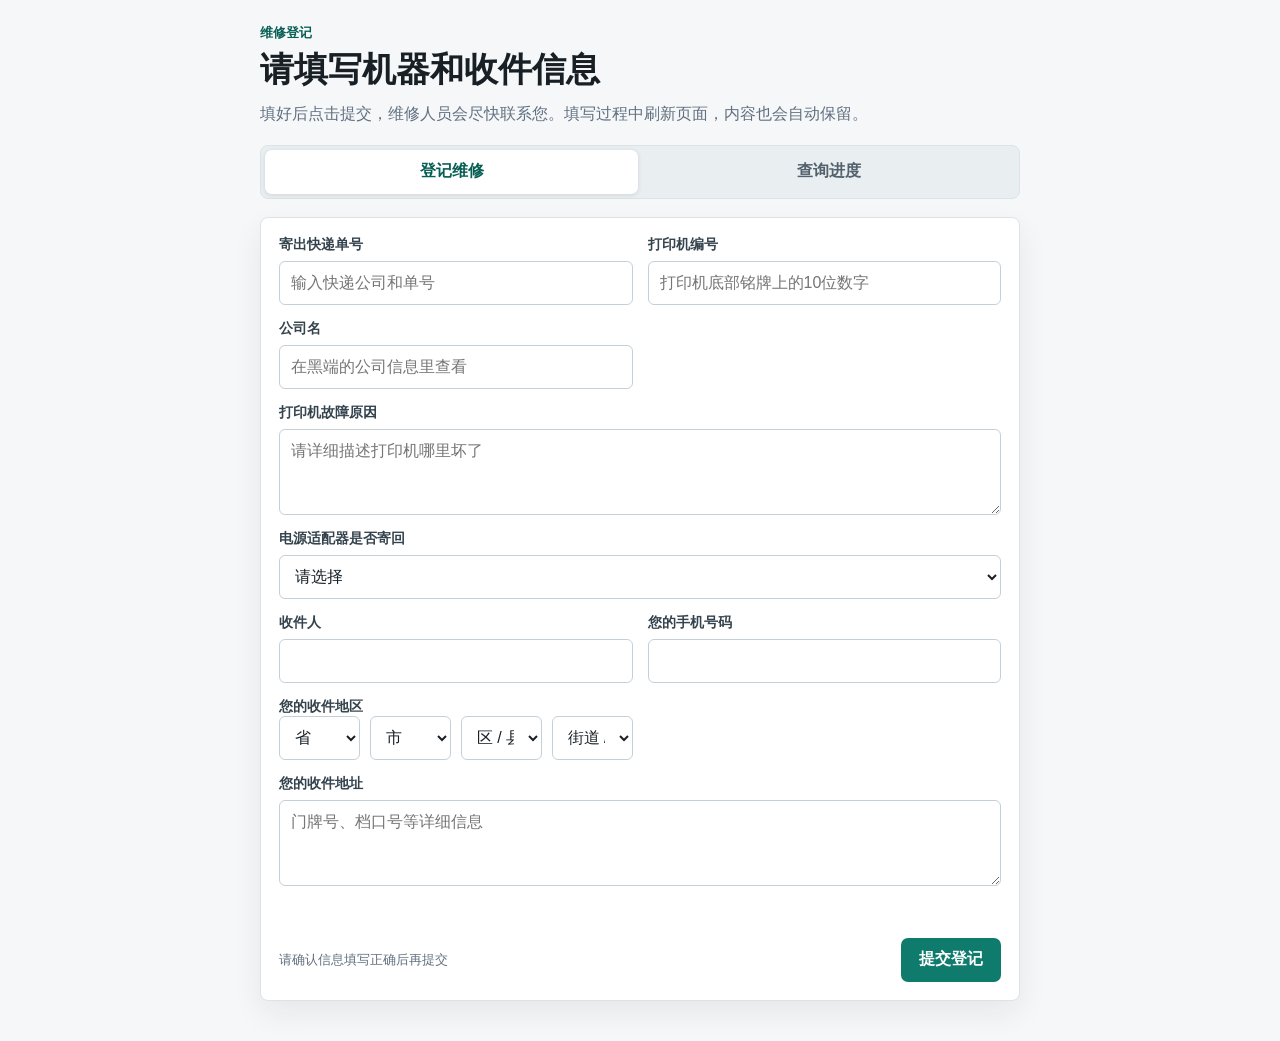
<file: customer.html>
<!doctype html>
<html lang="zh-CN">
  <head>
    <meta charset="utf-8">
    <meta name="viewport" content="width=device-width, initial-scale=1, viewport-fit=cover">
    <meta name="theme-color" content="#f5f7f8">
    <meta name="description" content="客户维修登记与进度查询">
    <title>维修登记与进度查询</title>
    <link rel="icon" type="image/png" href="assets/favicon.png">
    <style>
      :root { --ink:#182026; --muted:#607080; --line:#dce3e8; --accent:#0f7b6c; --accent-dark:#075f54; --soft:#e5f4f1; }
      * { box-sizing:border-box; }
      [hidden] { display:none !important; }
      body { margin:0; min-width:320px; background:#f5f7f8; color:var(--ink); font-family:Inter,"PingFang SC","Microsoft YaHei",Arial,sans-serif; }
      main { width:min(760px,calc(100% - 28px)); margin:0 auto; padding:24px 0 40px; }
      .page-head { margin-bottom:18px; }
      .eyebrow { margin:0 0 5px; color:var(--accent-dark); font-size:13px; font-weight:700; }
      h1 { margin:0; font-size:clamp(25px,7vw,34px); letter-spacing:0; }
      .lead { margin:8px 0 0; color:var(--muted); line-height:1.6; }
      .entry-switch { display:grid; grid-template-columns:1fr 1fr; gap:4px; margin:0 0 18px; padding:4px; border:1px solid var(--line); border-radius:8px; background:#e9eef1; }
      .entry-switch button { min-width:0; background:transparent; color:#52616c; }
      .entry-switch button[aria-selected="true"] { background:#fff; color:var(--accent-dark); box-shadow:0 1px 5px rgba(24,32,38,.12); }
      form, .success { padding:18px; border:1px solid var(--line); border-radius:8px; background:#fff; box-shadow:0 12px 30px rgba(24,32,38,.07); }
      .query-form { display:grid; gap:18px; }
      .query-fields { display:grid; grid-template-columns:repeat(2,minmax(0,1fr)); gap:15px; }
      .query-value-field { grid-column:1/-1; }
      .number-input { display:grid; grid-template-columns:42px minmax(0,1fr); align-items:stretch; }
      .number-prefix { display:grid; place-items:center; border:1px solid #c4d0d8; border-right:0; border-radius:6px 0 0 6px; background:#eef3f5; color:#40515d; font-size:16px; font-weight:800; }
      .number-input input { border-radius:0 6px 6px 0; }
      .query-submit { justify-self:end; min-width:150px; }
      .form-grid { display:grid; grid-template-columns:repeat(2,minmax(0,1fr)); gap:15px; }
      label { display:grid; gap:7px; min-width:0; color:#34434d; font-size:14px; font-weight:700; }
      label.wide { grid-column:1/-1; }
      input, select, textarea { width:100%; min-height:44px; border:1px solid #c4d0d8; border-radius:6px; padding:10px 11px; background:#fff; color:var(--ink); font-size:16px; }
      textarea { min-height:86px; resize:vertical; line-height:1.5; }
      input:focus, select:focus, textarea:focus { outline:2px solid rgba(15,123,108,.18); border-color:var(--accent); }
      .address-grid { display:grid; grid-template-columns:repeat(4,minmax(0,1fr)); gap:10px; }
      .address-grid label { font-size:13px; }
      .form-foot { display:flex; align-items:center; justify-content:space-between; gap:12px; margin-top:18px; }
      .form-tip { color:var(--muted); font-size:13px; line-height:1.5; }
      button { min-height:44px; border:0; border-radius:7px; padding:0 18px; font:inherit; font-weight:700; cursor:pointer; }
      .primary { background:var(--accent); color:#fff; }
      .primary:hover { background:var(--accent-dark); }
      button:disabled { cursor:not-allowed; opacity:.65; }
      .draft-note { margin:12px 0 0; color:var(--accent-dark); font-size:13px; }
      .error { min-height:22px; margin:12px 0 0; color:#b53636; font-size:14px; line-height:1.5; }
      .success { display:grid; gap:0; }
      .success-head { display:flex; align-items:flex-start; justify-content:space-between; gap:12px; margin-bottom:16px; }
      .success-head h2 { margin:0; font-size:24px; }
      .success-actions { display:flex; gap:8px; }
      .success-actions button { min-height:40px; padding:0 14px; }
      .secondary { border:1px solid #c4d0d8; background:#fff; color:var(--ink); }
      .success-panel { display:grid; gap:5px; padding:15px 18px; border:1px solid #b8e0d9; border-radius:8px; background:#e5f4f1; }
      .success-panel strong { color:var(--accent-dark); font-size:26px; }
      .success-panel span, .success-detail dd { color:#34434d; line-height:1.7; }
      .wechat-card { display:flex; align-items:center; gap:16px; padding:16px; border:1px solid var(--line); border-radius:8px 8px 0 0; background:#fff; }
      .wechat-card strong { font-size:18px; line-height:1.5; }
      .wechat-qr { width:230px; height:230px; object-fit:contain; flex:0 0 auto; }
      .success-detail dl { display:grid; gap:0; margin:0; }
      .success-detail dl div { display:grid; gap:4px; padding:12px 0; border-bottom:1px solid var(--line); }
      .success-detail dt { color:var(--muted); font-weight:700; }
      .success-detail dd { margin:0; font-size:18px; }
      .progress-button { display:flex; align-items:center; justify-content:center; gap:10px; width:100%; min-height:50px; margin-top:18px; background:var(--accent); color:#fff; }
      .progress-button span { font-size:26px; font-weight:400; line-height:1; }
      body.progress-open { overflow:hidden; }
      .progress-page { position:fixed; z-index:20; inset:0; overflow-y:auto; background:#f6f8f9; color:var(--ink); overscroll-behavior:contain; }
      .progress-header { position:sticky; z-index:2; top:0; display:grid; grid-template-columns:44px minmax(0,1fr) 44px; align-items:center; min-height:64px; padding:max(8px,env(safe-area-inset-top)) 14px 8px; border-bottom:1px solid var(--line); background:rgba(255,255,255,.98); }
      .progress-header h2 { margin:0; font-size:20px; text-align:center; }
      .progress-close { display:grid; width:44px; height:44px; min-height:44px; place-items:center; padding:0; border-radius:50%; background:transparent; color:var(--ink); font-size:32px; font-weight:300; line-height:1; }
      .progress-close:hover, .progress-close:focus-visible { background:#eef2f5; outline:none; }
      .progress-content { width:min(680px,100%); min-height:calc(100vh - 64px); margin:0 auto; padding:0 24px calc(44px + env(safe-area-inset-bottom)); background:#fff; }
      .progress-summary { display:flex; align-items:center; justify-content:space-between; gap:16px; margin:0 -24px 28px; padding:20px 24px; border-bottom:1px solid var(--line); background:#f8fafb; }
      .progress-summary div { min-width:0; }
      .progress-summary span, .progress-summary small { display:block; color:var(--muted); font-size:13px; }
      .progress-summary strong { display:block; margin-top:4px; overflow-wrap:anywhere; font-size:18px; }
      .progress-summary small { flex:0 0 auto; padding:6px 9px; border:1px solid #c4d0d8; border-radius:6px; background:#fff; color:#40515d; font-weight:800; }
      .progress-loading { margin-bottom:20px; padding:12px 14px; border-left:4px solid #d79412; background:#fff3d8; color:#6d4a0c; font-size:14px; font-weight:700; }
      .progress-timeline { margin:0; padding:0; list-style:none; }
      .progress-step { position:relative; min-height:112px; padding:2px 0 28px 66px; }
      .progress-step:not(:last-child)::after { position:absolute; top:40px; bottom:-2px; left:20px; width:3px; background:#c4d0d8; content:""; }
      .progress-step.is-complete:not(:last-child)::after { background:#2fb171; }
      .progress-marker { position:absolute; z-index:1; top:0; left:0; display:grid; width:42px; height:42px; place-items:center; border:3px solid #c4d0d8; border-radius:50%; background:#fff; color:#fff; }
      .progress-step.is-complete .progress-marker { border-color:#2fb171; background:#2fb171; }
      .progress-step.is-complete .progress-marker::before { content:"✓"; font-size:25px; line-height:1; }
      .progress-step.is-current .progress-marker { border:10px solid var(--soft); background:#2fb171; box-shadow:0 0 0 2px #2fb171; }
      .progress-step.is-current.is-half-complete .progress-marker { border:3px solid #2fb171; background:linear-gradient(to bottom,#2fb171 0 50%,#fff 50% 100%); box-shadow:none; }
      .progress-step h3 { margin:0; color:#7c8992; font-size:18px; letter-spacing:0; line-height:1.4; }
      .progress-step.is-complete h3 { color:#238659; }
      .progress-step.is-current h3 { color:#238659; }
      .progress-step.is-current.is-half-complete h3 { color:#7c8992; }
      .progress-current-label { display:inline-block; margin-left:8px; padding:3px 7px; border-radius:5px; background:var(--soft); color:var(--accent-dark); font-size:12px; font-weight:800; vertical-align:2px; }
      .progress-time, .progress-note { margin:7px 0 0; color:var(--muted); font-size:14px; line-height:1.6; }
      .progress-note { color:#34434d; white-space:pre-wrap; }
      .progress-repair-suggestion { margin:9px 0 0; color:#34434d; font-size:14px; line-height:1.6; white-space:pre-wrap; }
      .progress-repair-suggestion strong { color:#d4a017; }
      .progress-warranty { display:flex; align-items:baseline; gap:3px; margin:7px 0 0; color:#000; font-size:14px; line-height:1.6; }
      .progress-warranty strong { color:#000; font-weight:400; }
      .progress-quote { margin:7px 0 0; color:#34434d; font-size:14px; line-height:1.6; }
      .progress-accessories { max-width:420px; margin-top:7px; }
      .progress-accessories summary { display:inline; color:#1677d2; font-size:14px; line-height:1.6; cursor:pointer; list-style:none; }
      .progress-accessories summary::-webkit-details-marker { display:none; }
      .progress-accessories summary:focus-visible { outline:2px solid rgba(22,119,210,.25); outline-offset:3px; }
      .progress-accessories ul { display:grid; gap:5px; margin:7px 0 0; padding:7px 0 0; border-top:1px dashed var(--line); list-style:none; }
      .progress-accessories li { display:grid; grid-template-columns:minmax(0,1fr) 120px; align-items:baseline; gap:14px; color:#40515d; font-size:13px; line-height:1.6; }
      .progress-accessories li span:first-child { min-width:0; overflow-wrap:anywhere; }
      .progress-accessories li span:last-child { color:#182026; text-align:left; white-space:nowrap; }
      .payment-guide { display:grid; gap:3px; margin:14px 0 0; color:#40515d; font-size:14px; line-height:1.65; }
      .payment-actions { display:flex; flex-wrap:wrap; gap:10px; margin-top:10px; }
      .payment-confirm { display:inline-flex; align-items:center; justify-content:center; width:auto; min-height:44px; margin-top:10px; padding:0 18px; border:1px solid var(--accent); border-radius:8px; background:var(--accent); color:#fff; font-size:15px; font-weight:700; text-align:center; white-space:nowrap; }
      .payment-actions .payment-confirm { margin-top:0; }
      .payment-confirm:hover, .payment-confirm:focus-visible { background:var(--accent-dark); outline:none; }
      .payment-no-repair { display:inline-flex; align-items:center; justify-content:center; width:auto; min-height:44px; padding:0 18px; border:1px solid #dfb33f; border-radius:8px; background:#fff3cd; color:#6d4a0c; font-size:15px; font-weight:700; text-align:center; white-space:nowrap; }
      .payment-no-repair:hover, .payment-no-repair:focus-visible { background:#ffe69c; border-color:#c99518; outline:none; }
      .no-repair-status { margin:10px 0 0; color:#6d4a0c; font-size:14px; font-weight:700; line-height:1.6; }
      .payment-dialog { width:min(360px,calc(100% - 32px)); padding:0; border:0; border-radius:10px; background:#fff; color:var(--ink); box-shadow:0 18px 50px rgba(24,32,38,.25); }
      .payment-dialog::backdrop { background:rgba(24,32,38,.42); }
      .payment-dialog-content { padding:22px; }
      .payment-dialog h3 { margin:0 0 8px; font-size:20px; }
      .payment-dialog p { margin:0; color:var(--muted); line-height:1.6; }
      .payment-dialog-actions { display:grid; grid-template-columns:1fr 1fr; gap:10px; margin-top:20px; }
      .payment-dialog-actions button { width:100%; min-height:44px; }
      @media (max-width:560px) {
        main { width:min(100% - 20px,760px); padding-top:16px; }
        form, .success { padding:15px; }
        .form-grid { grid-template-columns:1fr; gap:14px; }
        .query-fields { grid-template-columns:1fr; }
        .query-submit { width:100%; }
        label.wide { grid-column:auto; }
        .address-grid { grid-template-columns:repeat(2,minmax(0,1fr)); gap:7px; }
        .address-grid select { padding-left:7px; padding-right:22px; }
        .form-foot { align-items:stretch; flex-direction:column; }
        .form-foot button { width:100%; }
        .success-head { flex-direction:column; }
        .success-actions { width:100%; }
        .success-actions button { flex:1; }
        .wechat-card { align-items:flex-start; flex-direction:column; }
        .wechat-qr { width:230px; height:230px; }
        .progress-content { padding-right:20px; padding-left:20px; }
        .progress-summary { margin-right:-20px; margin-left:-20px; padding-right:20px; padding-left:20px; }
      }
    </style>
  </head>
  <body>
    <main>
      <header class="page-head">
        <p class="eyebrow" id="pageEyebrow">维修登记</p>
        <h1 id="pageTitle">请填写机器和收件信息</h1>
        <p class="lead" id="pageLead">填好后点击提交，维修人员会尽快联系您。填写过程中刷新页面，内容也会自动保留。</p>
      </header>

      <div class="entry-switch" role="tablist" aria-label="维修服务入口">
        <button id="registerTabBtn" type="button" role="tab" aria-selected="true" aria-controls="registerPanel">登记维修</button>
        <button id="queryTabBtn" type="button" role="tab" aria-selected="false" aria-controls="queryPanel">查询进度</button>
      </div>

      <section id="registerPanel" role="tabpanel" aria-labelledby="registerTabBtn">

      <form id="customerForm">
        <div class="form-grid">
          <label><span>寄出快递单号</span><input name="trackingNumber" required placeholder="输入快递公司和单号"></label>
          <label><span>打印机编号</span><input name="deviceNumber" required inputmode="numeric" maxlength="10" pattern="\d{10}" placeholder="打印机底部铭牌上的10位数字"></label>
          <label><span>公司名</span><input name="companyName" required placeholder="在黑端的公司信息里查看"></label>
          <label class="wide"><span>打印机故障原因</span><textarea name="customerIssue" required placeholder="请详细描述打印机哪里坏了"></textarea></label>
          <label class="wide"><span>电源适配器是否寄回</span><select name="powerAdapterReturned" required><option value="">请选择</option><option value="否">否</option><option value="是">是</option></select></label>
          <label><span>收件人</span><input name="contactName" required></label>
          <label><span>您的手机号码</span><input name="phone" required inputmode="numeric" maxlength="11" pattern="\d{11}"></label>
          <div class="wide">
            <label><span>您的收件地区</span></label>
            <div class="address-grid">
              <select name="addressProvince" required aria-label="省"><option value="">省</option></select>
              <select name="addressCity" required aria-label="市"><option value="">市</option></select>
              <select name="addressDistrict" required aria-label="区县"><option value="">区 / 县</option></select>
              <select name="addressStreet" required aria-label="街道"><option value="">街道 / 乡镇</option></select>
            </div>
          </div>
          <label class="wide"><span>您的收件地址</span><textarea name="addressDetail" required rows="2" placeholder="门牌号、档口号等详细信息"></textarea></label>
        </div>
        <p class="draft-note" id="draftNote" hidden>已自动保存填写内容</p>
        <p class="error" id="error" role="alert"></p>
        <div class="form-foot"><span class="form-tip">请确认信息填写正确后再提交</span><button class="primary" id="submitBtn" type="submit">提交登记</button></div>
      </form>

      <section class="success" id="success" hidden>
        <div class="success-head">
          <div><p class="eyebrow">最近一次提交</p><h2>您已提交维修登记</h2></div>
          <div class="success-actions"><button class="secondary" id="editBtn" type="button">修改信息</button><button class="primary" id="newBtn" type="button">提交新的记录</button></div>
        </div>
        <div class="success-panel"><strong>登记成功</strong><span>维修人员会尽快处理您的机器信息。</span></div>
        <div class="wechat-card"><img class="wechat-qr" src="assets/enterprise-wechat-qr.png" alt="企业微信二维码"><strong>长按/扫描二维码添加好友（以便咨询维修进度）</strong></div>
        <div class="success-detail" id="successDetail"></div>
        <button class="progress-button" id="viewProgressBtn" type="button" hidden>查看维修进度 <span aria-hidden="true">›</span></button>
      </section>
      </section>

      <section id="queryPanel" role="tabpanel" aria-labelledby="queryTabBtn" hidden>
        <form class="query-form" id="progressQueryForm">
          <div class="query-fields">
            <label>
              <span>登记编码</span>
              <span class="number-input">
                <span class="number-prefix" aria-hidden="true">B</span>
                <input name="submissionNumber" required inputmode="numeric" maxlength="10" pattern="\d+" autocomplete="off">
              </span>
            </label>
            <label>
              <span>查询方式</span>
              <select name="queryMethod" required>
                <option value="">请选择查询方式</option>
                <option value="device_number">打印机编号查询</option>
                <option value="tracking_number">快递单号查询</option>
              </select>
            </label>
            <label class="query-value-field" id="queryValueLabel" hidden>
              <span id="queryValueTitle"></span>
              <input name="queryValue" autocomplete="off">
            </label>
          </div>
          <p class="error" id="queryError" role="alert"></p>
          <button class="primary query-submit" id="querySubmitBtn" type="submit">查询维修进度</button>
        </form>
      </section>
    </main>
    <section class="progress-page" id="progressPage" aria-label="维修进度查询" hidden>
      <header class="progress-header">
        <button class="progress-close" id="closeProgressBtn" type="button" aria-label="关闭维修进度" title="关闭">×</button>
        <h2>维修进度查询</h2>
        <span aria-hidden="true"></span>
      </header>
      <div class="progress-content">
        <div class="progress-summary" id="progressSummary"></div>
        <div class="progress-loading" id="progressLoading" hidden>正在读取最新进度...</div>
        <ol class="progress-timeline" id="progressTimeline"></ol>
      </div>
    </section>
    <dialog class="payment-dialog" id="paymentConfirmDialog" aria-labelledby="paymentConfirmTitle">
      <div class="payment-dialog-content">
        <h3 id="paymentConfirmTitle">是否已支付维修费？</h3>
        <div class="payment-dialog-actions">
          <button class="secondary" id="paymentNotPaidBtn" type="button">未支付</button>
          <button class="primary" id="paymentPaidBtn" type="button">已支付</button>
        </div>
      </div>
    </dialog>
    <dialog class="payment-dialog" id="noRepairConfirmDialog" aria-labelledby="noRepairConfirmTitle">
      <div class="payment-dialog-content">
        <h3 id="noRepairConfirmTitle">确认无需维修？</h3>
        <p id="noRepairConfirmText">由于设备过保，并放弃维修，需您承担寄回运费（金额待确认，可在管理端-商城支付差价）</p>
        <div class="payment-dialog-actions">
          <button class="secondary" id="keepRepairBtn" type="button">继续维修</button>
          <button class="payment-no-repair" id="confirmNoRepairBtn" type="button">确认放弃维修</button>
        </div>
      </div>
    </dialog>
    <script src="area-data.js"></script>
    <script src="street-data.js?v=20260807"></script>
    <script>
      const SUPABASE_URL = "https://olvkyqmlbpqzffypabzj.supabase.co";
      const SUPABASE_ANON_KEY = "sb_publishable_vCjqGjgyz9E4XhtOcOS1Yg_SV-DBJGG";
      const NEW_SUBMISSION_PUSH_URL = `${SUPABASE_URL}/functions/v1/push-new-customer-submission`;
      const DRAFT_KEY = "printer_customer_draft_v1";
      const LAST_SUBMISSION_KEY = "printer_last_customer_submission_v2";
      const pageEyebrow = document.querySelector("#pageEyebrow");
      const pageTitle = document.querySelector("#pageTitle");
      const pageLead = document.querySelector("#pageLead");
      const registerPanel = document.querySelector("#registerPanel");
      const queryPanel = document.querySelector("#queryPanel");
      const registerTabBtn = document.querySelector("#registerTabBtn");
      const queryTabBtn = document.querySelector("#queryTabBtn");
      const progressQueryForm = document.querySelector("#progressQueryForm");
      const queryError = document.querySelector("#queryError");
      const querySubmitBtn = document.querySelector("#querySubmitBtn");
      const queryValueLabel = document.querySelector("#queryValueLabel");
      const queryValueTitle = document.querySelector("#queryValueTitle");
      const form = document.querySelector("#customerForm");
      const errorBox = document.querySelector("#error");
      const draftNote = document.querySelector("#draftNote");
      const submitBtn = document.querySelector("#submitBtn");
      const success = document.querySelector("#success");
      const viewProgressBtn = document.querySelector("#viewProgressBtn");
      const progressPage = document.querySelector("#progressPage");
      const progressSummary = document.querySelector("#progressSummary");
      const progressLoading = document.querySelector("#progressLoading");
      const progressTimeline = document.querySelector("#progressTimeline");
      const paymentConfirmDialog = document.querySelector("#paymentConfirmDialog");
      const paymentPaidBtn = document.querySelector("#paymentPaidBtn");
      const paymentNotPaidBtn = document.querySelector("#paymentNotPaidBtn");
      const noRepairConfirmDialog = document.querySelector("#noRepairConfirmDialog");
      const keepRepairBtn = document.querySelector("#keepRepairBtn");
      const confirmNoRepairBtn = document.querySelector("#confirmNoRepairBtn");
      const noRepairConfirmText = document.querySelector("#noRepairConfirmText");
      const progressSteps = ["用户提交工单","等待收货","已收货","检测中","检测结果","待付款","维修中","等待发货","已发货"];
      const AUTO_DETECTION_ENABLED = true;
      const AUTO_START_DETECTION_AFTER_MS = 14 * 60 * 60 * 1000;
      const WAITING_RECEIPT_RESET_MARK = "__waiting_receipt_reset__";
      const NO_REPAIR_PROGRESS_MARK = "__no_repair__";
      const NO_REPAIR_CUSTOMER_PROGRESS_MARK = "__no_repair_customer__";
      const NO_REPAIR_ADMIN_PROGRESS_MARK = "__no_repair_admin__";
      const NO_REPAIR_REQUEST_MARK = "客户选择：无需维修";
      const PROGRESS_ACCESSORY_STORAGE_PREFIX = "__progress_accessories__:";
      const CUSTOM_PRICE_ACCESSORY_PART = "塑料件/其他件";
      const PROGRESS_CUSTOM_ACCESSORY_PART = "自定义";
      const ACCESSORY_PRICES = {
        GMX:{传感器:60,打印头:190,主板:260,wifi模块:50,wifi模块5g:60,屏幕:60,电源适配器:80,卡勾:40,电源接口:60,"塑料件/其他件":1},
        GMI:{打印头:130,主板:110,wifi模块:50,电源适配器:60,"塑料件/其他件":1},
        GMT:{传感器:60,打印头:150,主板:180,wifi模块:50,电源适配器:60,"塑料件/其他件":1},
        GMH:{打印头:190,主板:210,wifi模块:110,屏幕:60,电源适配器:60,电池:100,电源接口:60,"塑料件/其他件":1},
        "GMX-5G":{传感器:60,打印头:190,主板:260,wifi模块5g:60,屏幕:60,电源适配器:80,卡勾:40,电源接口:60,"塑料件/其他件":1},
        "GMT-5G":{传感器:60,打印头:150,主板:180,wifi模块5g:60,电源适配器:60,"塑料件/其他件":1},
        DK110A:{打印头:240,主板:450,wifi模块:50,电源适配器:155,卡勾:60,"塑料件/其他件":1},
        DK110B:{打印头:550,主板:650,wifi模块:50,电源适配器:155,卡勾:60,"塑料件/其他件":1},
        DK110S:{打印头:240,主板:450,wifi模块:50,电源适配器:155,卡勾:60,"塑料件/其他件":1},
        DK80:{打印头:240,主板:220,wifi模块:50,电源适配器:80,电源接口:60,"塑料件/其他件":1}
      };
      const SHIPPING_PRICES = {浙江:8,江苏:8,上海:8,安徽:8,北京:13,福建:13,河南:13,湖南:13,湖北:13,江西:13,山东:13,河北:16,天津:16,广东:16,广西:16,山西:16,陕西:16,四川:16,重庆:16,贵州:19,海南:19,黑龙江:19,吉林:19,云南:19,辽宁:19,甘肃:32,宁夏:32,青海:32,内蒙古:32,新疆:49};
      const privatePreviewHost = ["localhost","127.0.0.1"].includes(location.hostname)
        || /^(10\.|192\.168\.|172\.(1[6-9]|2\d|3[01])\.)/.test(location.hostname)
        || location.protocol === "file:";
      const PREVIEW_SUBMISSION_STORAGE_KEY = "__repair_preview_submission__";
      const QUERY_METHODS = {
        device_number:{ label:"打印机编号", placeholder:"请输入10位打印机编号", inputMode:"numeric", maxLength:10 },
        tracking_number:{ label:"快递单号", placeholder:"请输入快递单号", inputMode:"text", maxLength:50 }
      };
      const previewRequested = new URLSearchParams(location.search).get("preview") === "1" || location.protocol === "file:";
      const previewSubmission = privatePreviewHost && previewRequested ? { id:"customer-preview", submission_number:1, created_time:new Date(Date.now() - 4 * 3600000).toISOString(), device_number:"1002000000", model:"DK110A", company_name:"进度预览", contact_name:"客户", phone:"13800000000", tracking_number:"YT10000002", customer_issue:"电源适配器是否寄回：是\n故障描述：打印效果异常", customer_address:"浙江省杭州市预览地址", progress_enabled:true } : null;
      const previewProgressEvents = previewSubmission ? [0,1,2,3,4].map((step_index,index) => ({ submission_id:previewSubmission.id, step_index, occurred_at:new Date(Date.now() - (4 - index) * 3600000).toISOString(), detail_text:step_index === 4 ? "检测发现打印头积碳，清洁后打印测试正常，本次无需更换配件。" : "" })) : [];
      const modelRules = [["1009","GMX"],["10064","GMI"],["2003","GMT"],["10063","GMH"],["2009","GMX-5G"],["3003","GMT-5G"],["1002","DK110A"],["1007","DK110B"],["2002","DK110S"],["1003","DK80"],["7","新北洋110"],["9","芯烨80"]];
      let areaData = null;
      let activeProgressSubmission = null;
      let activeProgressRecord = null;
      let activeProgressEvents = [];
      let progressRefreshRunning = false;
      let submissionRefreshRunning = false;
      let pendingPaymentButton = null;
      let pendingNoRepairButton = null;
      let activeProgressAccess = null;
      let activeProgressCanCache = false;
      let progressReturnFocus = null;
      let editingSubmissionAccess = null;
      const clean = (value) => String(value || "").trim();
      const isProgressEnabled = (submission) => (submission?.progress_enabled ?? submission?.progressEnabled) === true;
      const isNoRepairProgressEvent = (event) => clean(itemValue(event,"detail_text","detailText")).startsWith("__no_repair");
      function hasNoRepairRequestMark(submission) {
        return clean(itemValue(submission,"customer_issue","customerIssue"))
          .split("\n")
          .some((line) => clean(line) === NO_REPAIR_REQUEST_MARK);
      }
      function hasNoRepairRequest(submission, events = []) {
        if (events.some(isNoRepairProgressEvent)) return true;
        const hasRequestMark = hasNoRepairRequestMark(submission);
        if (!hasRequestMark) return false;
        const detectionEvent = events.find((item) => Number(item.step_index ?? item.stepIndex) === 4);
        if (!detectionEvent) return true;
        const requestTime = new Date(itemValue(submission,"updated_at","updatedAt")).getTime();
        const paymentEvent = events.find((item) => Number(item.step_index ?? item.stepIndex) === 5);
        const paymentTime = new Date(
          itemValue(paymentEvent,"updated_at","updatedAt")
          || itemValue(paymentEvent,"occurred_at","occurredAt")
        ).getTime();
        if (Number.isFinite(paymentTime) && (!Number.isFinite(requestTime) || paymentTime > requestTime)) return false;
        const detectionTime = new Date(
          itemValue(detectionEvent,"updated_at","updatedAt")
          || itemValue(detectionEvent,"occurred_at","occurredAt")
        ).getTime();
        if (!Number.isFinite(requestTime) || !Number.isFinite(detectionTime)) return true;
        return requestTime >= detectionTime;
      }
      function inferModel(number) { const text = clean(number); return modelRules.find(([prefix]) => text.startsWith(prefix))?.[1] || ""; }
      function selectText(name) { return form.elements[name].selectedOptions[0]?.textContent || ""; }
      function addressText() { return ["addressProvince","addressCity","addressDistrict","addressStreet"].map(selectText).concat(clean(form.elements.addressDetail.value)).filter(Boolean).join(""); }
      function saveDraft() { const data = {}; new FormData(form).forEach((value, key) => { data[key] = value; }); localStorage.setItem(DRAFT_KEY, JSON.stringify(data)); draftNote.hidden = false; }
      function restoreDraft() { try { const data = JSON.parse(localStorage.getItem(DRAFT_KEY) || "null"); if (!data) return; Object.entries(data).forEach(([key,value]) => { if (form.elements[key]) form.elements[key].value = value; }); draftNote.hidden = false; } catch {} }
      function fillSelect(select, items, placeholder) { select.replaceChildren(new Option(placeholder, "")); Object.entries(items || {}).forEach(([code,name]) => select.append(new Option(name, code))); }
      function streetItems(districtCode) { const items = window.CHINA_STREET_DATA?.[districtCode] || {}; return Object.keys(items).length || !districtCode ? items : { __other__:"其他 / 未列出" }; }
      function updateCities() { fillSelect(form.elements.addressCity, areaData?.[form.elements.addressProvince.value], "市"); fillSelect(form.elements.addressDistrict, {}, "区 / 县"); fillSelect(form.elements.addressStreet, {}, "街道 / 乡镇"); saveDraft(); }
      function updateDistricts() { fillSelect(form.elements.addressDistrict, areaData?.[form.elements.addressCity.value], "区 / 县"); fillSelect(form.elements.addressStreet, {}, "街道 / 乡镇"); saveDraft(); }
      function updateStreets() { const districtCode = form.elements.addressDistrict.value; fillSelect(form.elements.addressStreet, streetItems(districtCode), districtCode ? "街道 / 乡镇" : "请先选择区 / 县"); saveDraft(); }
      async function loadAreas() { try { if (window.CHINA_AREA_DATA) { areaData = window.CHINA_AREA_DATA; } else { const response = await fetch("area-data.json"); if (!response.ok) throw new Error(); areaData = await response.json(); } fillSelect(form.elements.addressProvince, areaData["86"], "省"); fillSelect(form.elements.addressCity, {}, "市"); fillSelect(form.elements.addressDistrict, {}, "区 / 县"); fillSelect(form.elements.addressStreet, {}, "街道 / 乡镇"); restoreDraft(); const draft = JSON.parse(localStorage.getItem(DRAFT_KEY) || "null"); if (draft) { form.elements.addressProvince.value = draft.addressProvince || ""; updateCities(); form.elements.addressCity.value = draft.addressCity || ""; updateDistricts(); form.elements.addressDistrict.value = draft.addressDistrict || ""; updateStreets(); form.elements.addressStreet.value = draft.addressStreet || ""; } } catch { errorBox.textContent = "省市区街道资料加载失败，请刷新页面重试"; } }
      function validate() { const number = clean(form.elements.deviceNumber.value); const phone = clean(form.elements.phone.value); if (!/^\d{10}$/.test(number)) return "打印机编号要填写10位数字"; if (!/^\d{11}$/.test(phone)) return "手机号码要填写11位数字"; if (!areaData) return "省市区资料还没加载完，请稍等"; return ""; }
      function showCachedSuccess(item) { if (!item) return; const value = (snake, camel = snake) => item[snake] || item[camel] || ""; const issue = value("customer_issue", "customerIssue"); const visibleIssue = issue.split("\n").filter((line) => clean(line) !== NO_REPAIR_REQUEST_MARK).join("\n"); const power = value("power_adapter_returned", "powerAdapterReturned") || (issue.match(/电源适配器是否寄回：([^\n]+)/) || ["", ""])[1]; const created = value("created_time", "createdTime"); const address = value("customer_address", "customerAddress"); const submissionNumber = value("submission_number", "submissionNumber"); document.querySelector("#successDetail").innerHTML = `<dl><div><dt>登记编码</dt><dd>${escapeHtml(submissionNumber ? `B${submissionNumber}` : "-")}</dd></div><div><dt>提交时间</dt><dd>${escapeHtml(created)}</dd></div><div><dt>寄出单号</dt><dd>${escapeHtml(value("tracking_number", "trackingNumber"))}</dd></div><div><dt>打印机编号</dt><dd>${escapeHtml(value("device_number", "deviceNumber"))}</dd></div><div><dt>型号</dt><dd>${escapeHtml(value("model"))}</dd></div><div><dt>电源适配器是否寄回</dt><dd>${escapeHtml(power)}</dd></div><div><dt>公司名</dt><dd>${escapeHtml(value("company_name", "companyName"))}</dd></div><div><dt>故障原因</dt><dd>${escapeHtml(visibleIssue.replace(/^电源适配器是否寄回：[^\n]+\n?/, ""))}</dd></div><div><dt>收件信息</dt><dd>${escapeHtml([value("contact_name", "contactName"), value("phone"), address].filter(Boolean).join(" "))}</dd></div></dl>`; viewProgressBtn.hidden = !isProgressEnabled(item); form.hidden = true; success.hidden = false; }
      function escapeHtml(value) { return String(value || "").replace(/[&<>\"]/g, (char) => ({"&":"&amp;","<":"&lt;",">":"&gt;","\"":"&quot;"}[char])); }
      function itemValue(item, snake, camel = snake) { return item?.[snake] || item?.[camel] || ""; }
      function normalizeSubmissionNumber(value) {
        const match = clean(value).match(/^B?(\d+)$/i);
        return match ? Number(match[1]) : 0;
      }
      function getProgressAccess(submission) {
        const submissionNumber = normalizeSubmissionNumber(itemValue(submission,"submission_number","submissionNumber"));
        const deviceNumber = clean(itemValue(submission,"device_number","deviceNumber"));
        const trackingNumber = clean(itemValue(submission,"tracking_number","trackingNumber"));
        if (!submissionNumber) return null;
        if (/^\d{10}$/.test(deviceNumber)) return { submissionNumber, queryMethod:"device_number", queryValue:deviceNumber };
        if (trackingNumber) return { submissionNumber, queryMethod:"tracking_number", queryValue:trackingNumber };
        return null;
      }
      function getEditingAccess(submission) {
        const submissionNumber = normalizeSubmissionNumber(itemValue(submission,"submission_number","submissionNumber"));
        const phone = clean(itemValue(submission,"phone"));
        return submissionNumber && /^\d{11}$/.test(phone) ? { submissionNumber, phone } : null;
      }
      function getPreviewSavedSubmission() {
        if (!previewSubmission) return null;
        try { return JSON.parse(localStorage.getItem(PREVIEW_SUBMISSION_STORAGE_KEY) || "null"); } catch { return null; }
      }
      function matchesProgressAccess(submission,access) {
        if (!submission || !access) return false;
        const actualValue = access.queryMethod === "device_number"
          ? itemValue(submission,"device_number","deviceNumber")
          : itemValue(submission,"tracking_number","trackingNumber");
        if (access.queryMethod === "tracking_number") {
          return clean(actualValue).replace(/[^a-z0-9]/gi,"").toLowerCase()
            === clean(access.queryValue).replace(/[^a-z0-9]/gi,"").toLowerCase();
        }
        return clean(actualValue) === clean(access.queryValue);
      }
      function updateQueryValueField({ preserveValue = false } = {}) {
        const method = progressQueryForm.elements.queryMethod.value;
        const config = QUERY_METHODS[method];
        const input = progressQueryForm.elements.queryValue;
        queryValueLabel.hidden = !config;
        input.required = Boolean(config);
        if (!config) {
          if (!preserveValue) input.value = "";
          return;
        }
        queryValueTitle.textContent = config.label;
        input.placeholder = config.placeholder;
        input.inputMode = config.inputMode;
        input.maxLength = config.maxLength;
        if (!preserveValue) input.value = "";
        window.setTimeout(() => input.focus(),0);
      }
      async function callCustomerRpc(name, body) {
        const response = await fetch(`${SUPABASE_URL}/rest/v1/rpc/${name}`, {
          method:"POST",
          headers:{ apikey:SUPABASE_ANON_KEY, Authorization:`Bearer ${SUPABASE_ANON_KEY}`, "Content-Type":"application/json" },
          body:JSON.stringify(body)
        });
        const result = await response.json().catch(() => ({}));
        if (!response.ok) throw new Error(result?.message || result?.error || "请求失败");
        return result;
      }
      async function loadProgressBundle(access) {
        if (!access) return null;
        if (previewSubmission && access.submissionNumber === 1) {
          const savedPreview = getPreviewSavedSubmission();
          const submission = matchesProgressAccess(savedPreview,access)
            ? savedPreview
            : matchesProgressAccess(previewSubmission,access) ? previewSubmission : null;
          if (submission) return { found:true, submission, record:null, events:previewProgressEvents.map((item) => ({ ...item, submission_id:submission.id })) };
          return { found:false };
        }
        return await callCustomerRpc("lookup_customer_repair_progress", {
          p_submission_number:access.submissionNumber,
          p_query_method:access.queryMethod,
          p_query_value:access.queryValue
        });
      }
      function setEntryMode(mode, updateUrl = true) {
        const querying = mode === "query";
        registerPanel.hidden = querying;
        queryPanel.hidden = !querying;
        registerTabBtn.setAttribute("aria-selected", querying ? "false" : "true");
        queryTabBtn.setAttribute("aria-selected", querying ? "true" : "false");
        pageEyebrow.textContent = querying ? "维修查询" : "维修登记";
        pageTitle.textContent = querying ? "查询维修进度" : "请填写机器和收件信息";
        pageLead.textContent = querying
          ? "请输入登记编码，再选择打印机编号或快递单号查询。"
          : "填好后点击提交，维修人员会尽快联系您。填写过程中刷新页面，内容也会自动保留。";
        if (querying) {
          window.setTimeout(() => progressQueryForm.elements.submissionNumber.focus(),0);
        }
        if (updateUrl) {
          const url = new URL(location.href);
          url.searchParams.delete("submitted");
          url.searchParams.delete("entry");
          if (querying) url.searchParams.set("view","query");
          else url.searchParams.delete("view");
          history.replaceState(null,"",`${url.pathname}${url.search}`);
        }
      }
      async function submitProgressQuery(event) {
        event.preventDefault();
        queryError.textContent = "";
        const access = {
          submissionNumber:normalizeSubmissionNumber(progressQueryForm.elements.submissionNumber.value),
          queryMethod:progressQueryForm.elements.queryMethod.value,
          queryValue:clean(progressQueryForm.elements.queryValue.value)
        };
        if (!access.submissionNumber) {
          queryError.textContent = "登记编码填写不正确，请填写 B 后面的数字";
          progressQueryForm.elements.submissionNumber.focus();
          return;
        }
        if (!QUERY_METHODS[access.queryMethod]) {
          queryError.textContent = "请先选择查询方式";
          progressQueryForm.elements.queryMethod.focus();
          return;
        }
        if (access.queryMethod === "device_number" && !/^\d{10}$/.test(access.queryValue)) {
          queryError.textContent = "打印机编号要填写10位数字";
          progressQueryForm.elements.queryValue.focus();
          return;
        }
        if (access.queryMethod === "tracking_number" && !/^[a-z0-9]+$/i.test(access.queryValue)) {
          queryError.textContent = "快递单号只能填写字母或数字";
          progressQueryForm.elements.queryValue.focus();
          return;
        }
        querySubmitBtn.disabled = true;
        querySubmitBtn.textContent = "正在查询";
        try {
          const bundle = await loadProgressBundle(access);
          if (!bundle?.found || !bundle.submission) {
            queryError.textContent = `没有查到记录，请检查登记编码和${QUERY_METHODS[access.queryMethod].label}`;
            return;
          }
          if (!isProgressEnabled(bundle.submission)) {
            queryError.textContent = "这条记录暂未开放进度查询，请联系维修人员";
            return;
          }
          progressReturnFocus = querySubmitBtn;
          openProgressBundle(bundle,access,false);
        } catch (error) {
          console.error(error);
          queryError.textContent = "查询失败，请检查网络后重试";
        } finally {
          querySubmitBtn.disabled = false;
          querySubmitBtn.textContent = "查询维修进度";
        }
      }
      function parseDetectionDetail(value) {
        const lines = clean(value).split(/\r?\n/);
        let accessoryParts = [];
        let customPartPrice = "";
        let customPartName = "";
        let repairSuggestion = "";
        const visibleLines = lines.filter((line) => {
          if (!line.startsWith(PROGRESS_ACCESSORY_STORAGE_PREFIX)) return true;
          try {
            const stored = JSON.parse(line.slice(PROGRESS_ACCESSORY_STORAGE_PREFIX.length));
            accessoryParts = Array.isArray(stored?.parts)
              ? [...new Set(stored.parts.map(clean).filter(Boolean))]
              : [];
            const rawAmount = String(stored?.customPartPrice ?? "").replace(/[￥¥元,\s]/g,"");
            const amount = Number(rawAmount);
            customPartPrice = rawAmount !== "" && Number.isFinite(amount) && amount >= 0 ? amount : "";
            customPartName = clean(stored?.customPartName).replace(/\s+/g," ").slice(0,30);
            repairSuggestion = clean(stored?.repairSuggestion).replace(/\s+/g," ").slice(0,200);
          } catch {
            accessoryParts = [];
            customPartPrice = "";
            customPartName = "";
            repairSuggestion = "";
          }
          return false;
        });
        const text = visibleLines.join("\n").trim();
        const match = text.match(/^【(在保|未过保|已过保|保内|过保)】(?:\r?\n)?/);
        const warrantyType = ["保内","未过保"].includes(match?.[1]) ? "在保" : match?.[1] === "过保" ? "已过保" : match?.[1] || "";
        return { warrantyType, detailText:match ? text.slice(match[0].length).trimStart() : text, accessoryParts, customPartPrice, customPartName, repairSuggestion };
      }
      function formatProgressTime(value) { const date = new Date(value); if (!value || Number.isNaN(date.getTime())) return ""; return new Intl.DateTimeFormat("zh-CN", { year:"numeric", month:"2-digit", day:"2-digit", hour:"2-digit", minute:"2-digit", second:"2-digit", hour12:false }).format(date); }
      function legacyProgressPosition(record) {
        if (!record) return { completedThrough:0, currentIndex:1 };
        const positions = {
          "测试中":{ completedThrough:2, currentIndex:3 },
          "返厂中":{ completedThrough:2, currentIndex:3 },
          "已修未付费":{ completedThrough:3, currentIndex:4 },
          "维修中":{ completedThrough:5, currentIndex:6 },
          "今天需要寄":{ completedThrough:6, currentIndex:7 },
          "已寄出":{ completedThrough:8, currentIndex:8 },
          "邮寄并结束":{ completedThrough:8, currentIndex:8 }
        };
        return positions[itemValue(record,"final_status","finalStatus")] || { completedThrough:2, currentIndex:3 };
      }
      function withAutomaticDetection(record, events, now = Date.now()) {
        const validEvents = (events || []).filter((item) => Number(item.step_index ?? item.stepIndex) >= 0).sort((a,b) => Number(a.step_index ?? a.stepIndex) - Number(b.step_index ?? b.stepIndex));
        if (!AUTO_DETECTION_ENABLED || !record || !validEvents.length) return validEvents;
        const latest = Math.max(...validEvents.map((item) => Number(item.step_index ?? item.stepIndex)));
        if (latest !== 2) return validEvents;
        const receivedEvent = validEvents.find((item) => Number(item.step_index ?? item.stepIndex) === 2);
        const receivedAt = new Date(itemValue(receivedEvent,"occurred_at","occurredAt")).getTime();
        if (!Number.isFinite(receivedAt) || receivedAt + AUTO_START_DETECTION_AFTER_MS > now) return validEvents;
        return validEvents.concat({
          submission_id:itemValue(receivedEvent,"submission_id","submissionId"),
          step_index:3,
          occurred_at:new Date(receivedAt + AUTO_START_DETECTION_AFTER_MS).toISOString(),
          detail_text:""
        });
      }
      function withNoRepairRequestFallback(submission, events) {
        if (!hasNoRepairRequestMark(submission) || events.some(isNoRepairProgressEvent)) return events;
        const repairHasStarted = events.some((item) => {
          const stepIndex = Number(item.step_index ?? item.stepIndex);
          return [6,7].includes(stepIndex) && !isNoRepairProgressEvent(item);
        });
        if (repairHasStarted) return events;
        const occurredAt = itemValue(submission,"updated_at","updatedAt") || new Date().toISOString();
        return events.filter((item) => ![5,6,7].includes(Number(item.step_index ?? item.stepIndex))).concat([
          { submission_id:itemValue(submission,"id"), step_index:5, occurred_at:occurredAt, detail_text:NO_REPAIR_CUSTOMER_PROGRESS_MARK, updated_at:occurredAt },
          { submission_id:itemValue(submission,"id"), step_index:6, occurred_at:occurredAt, detail_text:NO_REPAIR_PROGRESS_MARK, updated_at:occurredAt },
          { submission_id:itemValue(submission,"id"), step_index:7, occurred_at:occurredAt, detail_text:NO_REPAIR_PROGRESS_MARK, updated_at:occurredAt }
        ]).sort((a,b) => Number(a.step_index ?? a.stepIndex) - Number(b.step_index ?? b.stepIndex));
      }
      function progressState(record, events, submission) {
        const validEvents = withNoRepairRequestFallback(submission,withAutomaticDetection(record,events));
        const resetToWaiting = validEvents.some((item) => Number(item.step_index ?? item.stepIndex) === 1 && itemValue(item,"detail_text","detailText") === WAITING_RECEIPT_RESET_MARK);
        const explicit = resetToWaiting || validEvents.some((item) => Number(item.step_index ?? item.stepIndex) >= 2);
        if (!explicit) return { ...legacyProgressPosition(record), events:validEvents, explicit:false };
        const latest = Math.max(...validEvents.map((item) => Number(item.step_index ?? item.stepIndex)));
        return { completedThrough:latest === progressSteps.length - 1 ? latest : latest - 1, currentIndex:latest, events:validEvents, explicit:true };
      }
      function progressNote(index, submission, record, state) {
        const progressEvent = state.events.find((item) => Number(item.step_index ?? item.stepIndex) === index);
        const detailText = itemValue(progressEvent,"detail_text","detailText");
        if (isNoRepairProgressEvent(progressEvent)) {
          if (index === 5) return detailText === NO_REPAIR_ADMIN_PROGRESS_MARK
            ? "已放弃维修，等待安排寄回"
            : "用户放弃维修，并支付寄回运费";
          if (index === 6) return "无需维修";
          if (index === 7) return "设备正在打包发货";
        }
        if (index === 4 && detailText) {
          const detectionText = parseDetectionDetail(detailText).detailText;
          return /^经检测[:：]/.test(detectionText) ? detectionText : `经检测：${detectionText}`;
        }
        if (index === 5 && hasNoRepairRequest(submission,state.events)) return "用户放弃维修，设备正在打包发货";
        if (index === 6 && hasNoRepairRequest(submission,state.events)) return "无需维修";
        if (index === 5 && !progressEvent) return "";
        const notes = [
          "工单已提交成功",
          itemValue(submission,"tracking_number","trackingNumber") ? `用户寄出单号：${itemValue(submission,"tracking_number","trackingNumber")}` : "等待机器送达维修中心",
          "服务中心已收到快递，等待拆包检测",
          "维修人员正在检测设备",
          "检测结果已确认，维修人员会与您联系",
          "用户已付款",
          "机器正在维修处理中",
          "设备正在打包发货",
          itemValue(record,"return_tracking_number","returnTrackingNumber") ? `中通快递 · 寄回单号：${itemValue(record,"return_tracking_number","returnTrackingNumber")}` : "机器已寄回"
        ];
        return notes[index] || "";
      }
      function progressTime(index, submission, record, state) {
        const event = state.events.find((item) => Number(item.step_index ?? item.stepIndex) === index);
        const eventTime = itemValue(event,"occurred_at","occurredAt");
        if (eventTime) return eventTime;
        if (state.explicit) return "";
        if (index <= 1) return itemValue(submission,"created_time","createdTime");
        if (!record) return "";
        if (index <= 3) return itemValue(record,"created_time","createdTime") || itemValue(record,"updated_at","updatedAt");
        if (index >= 7) return itemValue(record,"return_time","returnTime") || itemValue(record,"updated_at","updatedAt");
        return itemValue(record,"updated_at","updatedAt") || itemValue(record,"created_time","createdTime");
      }
      function formatRepairAmount(value) {
        return Number(value).toLocaleString("zh-CN",{ minimumFractionDigits:2, maximumFractionDigits:2 });
      }
      function formatAccessoryUnitPrice(value) {
        return `单价：${Number(value).toFixed(2)}`;
      }
      function getReturnShippingPrice(submission) {
        const address = clean(itemValue(submission,"customer_address","customerAddress"));
        const province = Object.keys(SHIPPING_PRICES).find((name) => address.includes(name));
        return province ? SHIPPING_PRICES[province] : null;
      }
      function updateNoRepairConfirmText(submission) {
        const shippingPrice = getReturnShippingPrice(submission);
        const priceText = shippingPrice === null ? "金额待确认" : `寄回运费${Number(shippingPrice).toFixed(2)}元`;
        noRepairConfirmText.textContent = `由于设备过保，并放弃维修，需您承担${priceText}（可在管理端-商城支付差价）`;
      }
      function progressAccessoryItems(submission, detectionDetail) {
        const parts = detectionDetail?.accessoryParts || [];
        if (!parts.length) return [];
        const deviceNumber = itemValue(submission,"device_number","deviceNumber");
        const model = clean(itemValue(submission,"model")) || inferModel(deviceNumber);
        const address = itemValue(submission,"customer_address","customerAddress");
        return parts.map((part) => {
          if (part === "无费用") return { part, amount:0 };
          if (part === PROGRESS_CUSTOM_ACCESSORY_PART) {
            return {
              part:detectionDetail.customPartName || PROGRESS_CUSTOM_ACCESSORY_PART,
              amount:detectionDetail.customPartPrice === "" ? null : Number(detectionDetail.customPartPrice)
            };
          }
          if (part === CUSTOM_PRICE_ACCESSORY_PART) {
            return { part, amount:detectionDetail.customPartPrice === "" ? null : Number(detectionDetail.customPartPrice) };
          }
          if (part === "快递费") {
            const province = Object.keys(SHIPPING_PRICES).find((name) => address.includes(name));
            return { part, amount:province ? SHIPPING_PRICES[province] : null };
          }
          const amount = ACCESSORY_PRICES[model]?.[part];
          return { part, amount:Number.isFinite(Number(amount)) ? Number(amount) : null };
        }).filter(Boolean);
      }
      function renderRepairQuote(submission, detectionDetail, expanded = false) {
        const items = progressAccessoryItems(submission,detectionDetail);
        if (!items.length) return "";
        const hasPendingAmount = items.some((item) => item.amount === null);
        const total = items.reduce((sum,item) => sum + (item.amount ?? 0),0);
        const quote = hasPendingAmount ? "待定" : formatRepairAmount(total);
        return `<p class="progress-quote">维修总价：${escapeHtml(quote)}</p><details class="progress-accessories"${expanded ? " open" : ""}><summary>配件使用清单</summary><ul>${items.map((item) => `<li><span>${escapeHtml(item.part)}</span><span>${item.amount === null ? "单价：待定" : escapeHtml(formatAccessoryUnitPrice(item.amount))}</span></li>`).join("")}</ul></details>`;
      }
      function renderProgress(submission, record, events = []) {
        const accessoriesExpanded = Boolean(progressTimeline.querySelector(".progress-accessories[open]"));
        const position = progressState(record,events,submission);
        activeProgressSubmission = submission;
        activeProgressRecord = record;
        activeProgressEvents = position.events;
        const deviceNumber = itemValue(submission,"device_number","deviceNumber");
        const model = itemValue(submission,"model") || inferModel(deviceNumber) || "型号未知";
        const submissionNumber = itemValue(submission,"submission_number","submissionNumber");
        progressSummary.innerHTML = `<div><span>登记编码 ${escapeHtml(submissionNumber ? `B${submissionNumber}` : "-")} · 打印机编号</span><strong>${escapeHtml(deviceNumber || "-")}</strong></div><small>${escapeHtml(model)}</small>`;
        progressTimeline.innerHTML = progressSteps.map((label,index) => {
          const isComplete = index <= position.completedThrough;
          const isCurrent = index === position.currentIndex && position.completedThrough < index;
          const isHalfComplete = index === 5 && isCurrent && !position.events.some((item) => Number(item.step_index ?? item.stepIndex) === 5);
          const state = `${isComplete ? "is-complete" : isCurrent ? "is-current" : "is-pending"}${isHalfComplete ? " is-half-complete" : ""}`;
          const time = isComplete || isCurrent ? formatProgressTime(progressTime(index,submission,record,position)) : "";
          const note = isComplete || isCurrent ? progressNote(index,submission,record,position) : "";
          const detectionEvent = index === 4 ? position.events.find((item) => Number(item.step_index ?? item.stepIndex) === index) : null;
          const progressEvent = position.events.find((item) => Number(item.step_index ?? item.stepIndex) === index);
          const displayLabel = [5,6].includes(index) && isNoRepairProgressEvent(progressEvent)
            ? (index === 5 ? "放弃维修" : "无需维修")
            : label;
          const detectionDetail = parseDetectionDetail(itemValue(detectionEvent,"detail_text","detailText"));
          const warrantyType = isComplete || isCurrent ? detectionDetail.warrantyType : "";
          const repairQuote = index === 4 && (isComplete || isCurrent) ? renderRepairQuote(submission,detectionDetail,accessoriesExpanded) : "";
          const repairSuggestion = index === 4 && (isComplete || isCurrent) && detectionDetail.repairSuggestion ? `<p class="progress-repair-suggestion"><strong>维修建议：</strong>${escapeHtml(detectionDetail.repairSuggestion)}</p>` : "";
          const canConfirmPayment = index === 5 && position.explicit && position.events.some((item) => Number(item.step_index ?? item.stepIndex) === 4) && !position.events.some((item) => Number(item.step_index ?? item.stepIndex) === 6);
          const noRepairRequested = hasNoRepairRequest(submission,position.events);
          const paymentConfirm = canConfirmPayment && !noRepairRequested ? `<p class="payment-guide"><span>*若无异议，请在「管理端-更多-商城」里支付维修费用</span><span>*有异议可返回页面「扫码添加微信」咨询</span><span>已付款请点击「确认付款」；不修请点击「放弃维修」</span></p><div class="payment-actions"><button class="payment-confirm" type="button" data-payment-confirm>确认付款</button><button class="payment-no-repair" type="button" data-no-repair>放弃维修</button></div>` : "";
          return `<li class="progress-step ${state}"><span class="progress-marker" aria-hidden="true"></span><h3>${escapeHtml(displayLabel)}${isCurrent && !isHalfComplete ? '<span class="progress-current-label">当前进度</span>' : ""}</h3>${time ? `<p class="progress-time">${escapeHtml(time)}</p>` : ""}${warrantyType ? `<p class="progress-warranty">保修期状态：<strong>${escapeHtml(warrantyType)}</strong></p>` : ""}${note ? `<p class="progress-note">${escapeHtml(note)}</p>` : ""}${repairQuote}${repairSuggestion}${paymentConfirm}</li>`;
        }).join("");
      }
      function applyProgressBundle(bundle) {
        if (!bundle?.submission) return false;
        activeProgressSubmission = bundle.submission;
        activeProgressRecord = bundle.record || null;
        activeProgressEvents = Array.isArray(bundle.events) ? bundle.events : [];
        if (activeProgressCanCache) localStorage.setItem(LAST_SUBMISSION_KEY,JSON.stringify(activeProgressSubmission));
        return true;
      }
      async function refreshOpenProgress({ showLoading = false } = {}) {
        if (!activeProgressSubmission || !activeProgressAccess || progressPage.hidden || progressRefreshRunning) return;
        progressRefreshRunning = true;
        if (showLoading) {
          progressLoading.textContent = "正在读取最新进度...";
          progressLoading.hidden = false;
        }
        try {
          const bundle = await loadProgressBundle(activeProgressAccess);
          if (!bundle?.found || !applyProgressBundle(bundle)) throw new Error("progress unavailable");
          if (!isProgressEnabled(activeProgressSubmission)) {
            viewProgressBtn.hidden = true;
            progressPage.hidden = true;
            document.body.classList.remove("progress-open");
            return;
          }
          renderProgress(activeProgressSubmission,activeProgressRecord,activeProgressEvents);
        } finally {
          progressRefreshRunning = false;
          if (showLoading) progressLoading.hidden = true;
        }
      }
      async function confirmPayment(button) {
        if (!activeProgressSubmission) return;
        if (button.dataset.paymentConfirmed !== "1") {
          pendingPaymentButton = button;
          paymentConfirmDialog.showModal();
          return;
        }
        delete button.dataset.paymentConfirmed;
        button.disabled = true;
        progressLoading.textContent = "正在确认付款...";
        progressLoading.hidden = false;
        try {
          if (previewSubmission && itemValue(activeProgressSubmission,"id") === previewSubmission.id) {
            const now = new Date().toISOString();
            activeProgressEvents = activeProgressEvents.filter((item) => ![5,6].includes(Number(item.step_index ?? item.stepIndex))).concat([
              { submission_id:previewSubmission.id, step_index:5, occurred_at:now, detail_text:"" },
              { submission_id:previewSubmission.id, step_index:6, occurred_at:now, detail_text:"" }
            ]);
          } else {
            await callCustomerRpc("confirm_customer_repair_payment", {
              p_submission_number:activeProgressAccess.submissionNumber,
              p_query_method:activeProgressAccess.queryMethod,
              p_query_value:activeProgressAccess.queryValue
            });
            const bundle = await loadProgressBundle(activeProgressAccess);
            if (!bundle?.found || !applyProgressBundle(bundle)) throw new Error("payment confirmation failed");
          }
          renderProgress(activeProgressSubmission,activeProgressRecord,activeProgressEvents);
          progressLoading.hidden = true;
        } catch {
          button.disabled = false;
          progressLoading.textContent = "确认失败，请检查网络后重试";
          window.setTimeout(() => { progressLoading.hidden = true; progressLoading.textContent = "正在读取最新进度..."; },2600);
          }
      }
      async function requestNoRepair(button) {
        if (!activeProgressSubmission) return;
        if (button.dataset.noRepairConfirmed !== "1") {
          pendingNoRepairButton = button;
          updateNoRepairConfirmText(activeProgressSubmission);
          noRepairConfirmDialog.showModal();
          return;
        }
        delete button.dataset.noRepairConfirmed;
        button.disabled = true;
        progressLoading.textContent = "正在提交无需维修...";
        progressLoading.hidden = false;
        try {
          if (previewSubmission && itemValue(activeProgressSubmission,"id") === previewSubmission.id) {
            const now = new Date().toISOString();
            activeProgressSubmission = { ...activeProgressSubmission, customer_issue:`${clean(itemValue(activeProgressSubmission,"customer_issue","customerIssue"))}\n${NO_REPAIR_REQUEST_MARK}`, updated_at:now };
            activeProgressEvents = activeProgressEvents.filter((item) => ![5,6,7].includes(Number(item.step_index ?? item.stepIndex))).concat([
              { submission_id:previewSubmission.id, step_index:5, occurred_at:now, detail_text:NO_REPAIR_CUSTOMER_PROGRESS_MARK, updated_at:now },
              { submission_id:previewSubmission.id, step_index:6, occurred_at:now, detail_text:NO_REPAIR_PROGRESS_MARK, updated_at:now },
              { submission_id:previewSubmission.id, step_index:7, occurred_at:now, detail_text:NO_REPAIR_PROGRESS_MARK, updated_at:now }
            ]);
          } else {
            await callCustomerRpc("skip_customer_repair", {
              p_submission_number:activeProgressAccess.submissionNumber,
              p_query_method:activeProgressAccess.queryMethod,
              p_query_value:activeProgressAccess.queryValue
            });
            const bundle = await loadProgressBundle(activeProgressAccess);
            if (!bundle?.found || !applyProgressBundle(bundle)) throw new Error("skip repair failed");
          }
          renderProgress(activeProgressSubmission,activeProgressRecord,activeProgressEvents);
          progressLoading.textContent = "已放弃维修，当前进度已进入等待发货";
          window.setTimeout(() => { progressLoading.hidden = true; progressLoading.textContent = "正在读取最新进度..."; },2600);
        } catch (error) {
          console.error(error);
          button.disabled = false;
          progressLoading.textContent = error?.message === "repair progress has already continued"
            ? "设备已经开始维修，不能再放弃维修"
            : "提交失败，请检查网络后重试";
          window.setTimeout(() => { progressLoading.hidden = true; progressLoading.textContent = "正在读取最新进度..."; },2600);
        }
      }
      function openProgressBundle(bundle,access,canCache) {
        if (!bundle?.submission || !access) return;
        activeProgressAccess = access;
        activeProgressCanCache = Boolean(canCache);
        applyProgressBundle(bundle);
        const openAccessories = progressTimeline.querySelector(".progress-accessories[open]");
        if (openAccessories) openAccessories.open = false;
        renderProgress(activeProgressSubmission,activeProgressRecord,activeProgressEvents);
        progressPage.hidden = false;
        document.body.classList.add("progress-open");
        document.querySelector("#closeProgressBtn").focus();
      }
      async function openProgress() {
        const submission = JSON.parse(localStorage.getItem(LAST_SUBMISSION_KEY) || "null") || previewSubmission;
        if (!submission || !isProgressEnabled(submission)) return;
        const access = getProgressAccess(submission);
        if (!access) return;
        progressReturnFocus = viewProgressBtn;
        openProgressBundle({ found:true, submission, record:null, events:[] },access,true);
        await refreshOpenProgress({ showLoading:true });
      }
      function closeProgress() {
        progressPage.hidden = true;
        document.body.classList.remove("progress-open");
        if (progressReturnFocus && !progressReturnFocus.hidden) progressReturnFocus.focus();
      }
      function cancelPaymentConfirm() { pendingPaymentButton = null; if (paymentConfirmDialog.open) paymentConfirmDialog.close(); }
      function acceptPaymentConfirm() { const button = pendingPaymentButton; pendingPaymentButton = null; if (paymentConfirmDialog.open) paymentConfirmDialog.close(); if (!button) return; button.dataset.paymentConfirmed = "1"; confirmPayment(button); }
      function cancelNoRepairConfirm() { pendingNoRepairButton = null; if (noRepairConfirmDialog.open) noRepairConfirmDialog.close(); }
      function acceptNoRepairConfirm() { const button = pendingNoRepairButton; pendingNoRepairButton = null; if (noRepairConfirmDialog.open) noRepairConfirmDialog.close(); if (!button) return; button.dataset.noRepairConfirmed = "1"; requestNoRepair(button); }
      paymentPaidBtn.addEventListener("click", acceptPaymentConfirm);
      paymentNotPaidBtn.addEventListener("click", cancelPaymentConfirm);
      paymentConfirmDialog.addEventListener("cancel", cancelPaymentConfirm);
      confirmNoRepairBtn.addEventListener("click", acceptNoRepairConfirm);
      keepRepairBtn.addEventListener("click", cancelNoRepairConfirm);
      noRepairConfirmDialog.addEventListener("cancel", cancelNoRepairConfirm);
      progressTimeline.addEventListener("click", (event) => { const paymentButton = event.target.closest("button[data-payment-confirm]"); if (paymentButton) confirmPayment(paymentButton); const noRepairButton = event.target.closest("button[data-no-repair]"); if (noRepairButton) requestNoRepair(noRepairButton); });
      window.setInterval(() => {
        if (activeProgressSubmission && !progressPage.hidden) refreshOpenProgress().catch((error) => console.error(error));
        else if (!success.hidden) restoreLastSubmissionView();
      },5000);
      async function notifyNewSubmission(submissionId) {
        let lastError = new Error("企微推送失败");
        for (let attempt = 0; attempt < 3; attempt += 1) {
          try {
            const response = await fetch(NEW_SUBMISSION_PUSH_URL, {
              method:"POST",
              headers:{ apikey:SUPABASE_ANON_KEY, "Content-Type":"application/json" },
              body:JSON.stringify({ submissionId }),
              keepalive:true
            });
            const result = await response.json().catch(() => ({}));
            if (!response.ok || result.ok === false) throw new Error(result.error || "企微推送失败");
            return;
          } catch (error) {
            lastError = error;
            if (attempt < 2) await new Promise((resolve) => window.setTimeout(resolve,1500 * (attempt + 1)));
          }
        }
        throw lastError;
      }
      async function submit(event) {
        event.preventDefault();
        errorBox.textContent = "";
        if (!form.reportValidity()) return;
        const message = validate();
        if (message) { errorBox.textContent = message; return; }
        submitBtn.disabled = true;
        submitBtn.textContent = "正在提交";
        const isEditing = Boolean(editingSubmissionAccess);
        const phone = clean(form.elements.phone.value);
        const payload = {
          p_device_number:clean(form.elements.deviceNumber.value),
          p_model:inferModel(form.elements.deviceNumber.value),
          p_company_name:clean(form.elements.companyName.value),
          p_contact_name:clean(form.elements.contactName.value),
          p_tracking_number:clean(form.elements.trackingNumber.value),
          p_customer_issue:`电源适配器是否寄回：${clean(form.elements.powerAdapterReturned.value)}\n故障描述：${clean(form.elements.customerIssue.value)}`,
          p_customer_address:addressText()
        };
        try {
          const now = new Date().toISOString();
          const savedData = previewSubmission && !isEditing
            ? {
                ...previewSubmission,
                created_time:now,
                updated_at:now,
                device_number:payload.p_device_number,
                model:payload.p_model,
                company_name:payload.p_company_name,
                contact_name:payload.p_contact_name,
                phone,
                tracking_number:payload.p_tracking_number,
                customer_issue:payload.p_customer_issue,
                customer_address:payload.p_customer_address
              }
            : isEditing
            ? await callCustomerRpc("update_customer_repair_submission", {
                ...payload,
                p_submission_number:editingSubmissionAccess.submissionNumber,
                p_current_phone:editingSubmissionAccess.phone,
                p_new_phone:phone
              })
            : await callCustomerRpc("create_customer_repair_submission",{ ...payload, p_phone:phone });
          if (!savedData?.id) throw new Error("submission was not saved");
          editingSubmissionAccess = null;
          localStorage.removeItem(DRAFT_KEY);
          if (previewSubmission && !isEditing) localStorage.setItem(PREVIEW_SUBMISSION_STORAGE_KEY,JSON.stringify(savedData));
          localStorage.setItem(LAST_SUBMISSION_KEY,JSON.stringify(savedData));
          history.replaceState(null,"",`${location.pathname}?submitted=1`);
          showCachedSuccess(savedData);
          if (!isEditing && !previewSubmission) notifyNewSubmission(savedData.id).catch((error) => console.error("企微推送失败",error));
        } catch (error) {
          console.error(error);
          errorBox.textContent = error?.message === "submission locked"
            ? "这条记录已经寄出，不能再修改"
            : "提交失败，信息还没有保存，请检查网络后重试";
        } finally {
          submitBtn.disabled = false;
          submitBtn.textContent = isEditing ? "保存修改" : "提交登记";
        }
      }
      function showForm() { success.hidden = true; form.hidden = false; errorBox.textContent = ""; submitBtn.textContent = editingSubmissionAccess ? "保存修改" : "提交登记"; }
      async function restoreLastSubmissionView() {
        if (previewSubmission || document.hidden || submissionRefreshRunning || new URLSearchParams(location.search).get("entry") === "edit") return;
        submissionRefreshRunning = true;
        try {
          const cachedSubmission = JSON.parse(localStorage.getItem(LAST_SUBMISSION_KEY) || "null");
          if (!cachedSubmission) return;
          showCachedSuccess(cachedSubmission);
          const access = getProgressAccess(cachedSubmission);
          const bundle = await loadProgressBundle(access);
          if (bundle?.found && bundle.submission) {
            localStorage.setItem(LAST_SUBMISSION_KEY,JSON.stringify(bundle.submission));
            showCachedSuccess(bundle.submission);
          }
        } catch {} finally { submissionRefreshRunning = false; }
      }
      form.addEventListener("input", saveDraft);
      form.addEventListener("change", saveDraft);
      form.elements.deviceNumber.addEventListener("input", () => { form.elements.deviceNumber.value = form.elements.deviceNumber.value.replace(/\D/g, "").slice(0,10); });
      form.elements.phone.addEventListener("input", () => { form.elements.phone.value = form.elements.phone.value.replace(/\D/g, "").slice(0,11); });
      form.elements.addressProvince.addEventListener("change", updateCities);
      form.elements.addressCity.addEventListener("change", updateDistricts);
      form.elements.addressDistrict.addEventListener("change", updateStreets);
      form.addEventListener("submit", submit);
      progressQueryForm.addEventListener("submit", submitProgressQuery);
      progressQueryForm.elements.submissionNumber.addEventListener("input", () => {
        progressQueryForm.elements.submissionNumber.value = progressQueryForm.elements.submissionNumber.value.replace(/\D/g, "").slice(0,10);
      });
      progressQueryForm.elements.queryMethod.addEventListener("change", () => updateQueryValueField());
      progressQueryForm.elements.queryValue.addEventListener("input", () => {
        const method = progressQueryForm.elements.queryMethod.value;
        if (!QUERY_METHODS[method]) return;
        const disallowedCharacters = method === "device_number" ? /\D/g : /[^a-z0-9]/gi;
        progressQueryForm.elements.queryValue.value = progressQueryForm.elements.queryValue.value
          .replace(disallowedCharacters, "")
          .slice(0,QUERY_METHODS[method].maxLength);
      });
      registerTabBtn.addEventListener("click", () => setEntryMode("register"));
      queryTabBtn.addEventListener("click", () => setEntryMode("query"));
      document.querySelector("#newBtn").addEventListener("click", () => {
        editingSubmissionAccess = null;
        if (previewSubmission) localStorage.removeItem(PREVIEW_SUBMISSION_STORAGE_KEY);
        form.reset();
        draftNote.hidden = true;
        setEntryMode("register");
        showForm();
      });
      document.querySelector("#editBtn").addEventListener("click", () => {
        const item = JSON.parse(localStorage.getItem(LAST_SUBMISSION_KEY) || "null");
        editingSubmissionAccess = getEditingAccess(item);
        if (item && editingSubmissionAccess) {
          form.elements.deviceNumber.value = item.device_number || item.deviceNumber || "";
          form.elements.companyName.value = item.company_name || item.companyName || "";
          form.elements.contactName.value = item.contact_name || item.contactName || "";
          form.elements.phone.value = item.phone || "";
          form.elements.trackingNumber.value = item.tracking_number || item.trackingNumber || "";
          form.elements.customerIssue.value = (item.customer_issue || item.customerIssue || "").replace(/^电源适配器是否寄回：[^\n]+\n?/, "").replace(/^故障描述：/, "");
          form.elements.powerAdapterReturned.value = item.power_adapter_returned || item.powerAdapterReturned || ((item.customer_issue || "").match(/电源适配器是否寄回：([^\n]+)/) || ["", ""])[1];
        }
        history.replaceState(null,"",`${location.pathname}?entry=edit`);
        showForm();
      });
      viewProgressBtn.addEventListener("click", () => openProgress().catch((error) => console.error(error)));
      document.querySelector("#closeProgressBtn").addEventListener("click", closeProgress);
      progressTimeline.addEventListener("change", (event) => { const checkbox = event.target.closest("input[data-payment-confirm]"); if (checkbox) confirmPayment(checkbox); });
      document.addEventListener("keydown", (event) => { if (event.key === "Escape" && !progressPage.hidden) closeProgress(); });
      document.addEventListener("visibilitychange", () => { restoreLastSubmissionView(); if (!document.hidden) refreshOpenProgress().catch((error) => console.error(error)); });
      window.addEventListener("pageshow", () => { restoreLastSubmissionView(); refreshOpenProgress().catch((error) => console.error(error)); });
      setEntryMode(new URLSearchParams(location.search).get("view") === "query" ? "query" : "register",false);
      updateQueryValueField({ preserveValue:true });
      restoreLastSubmissionView();
      try { showCachedSuccess(previewSubmission); } catch {}
      loadAreas();
    </script>
  </body>
</html>
</file>
